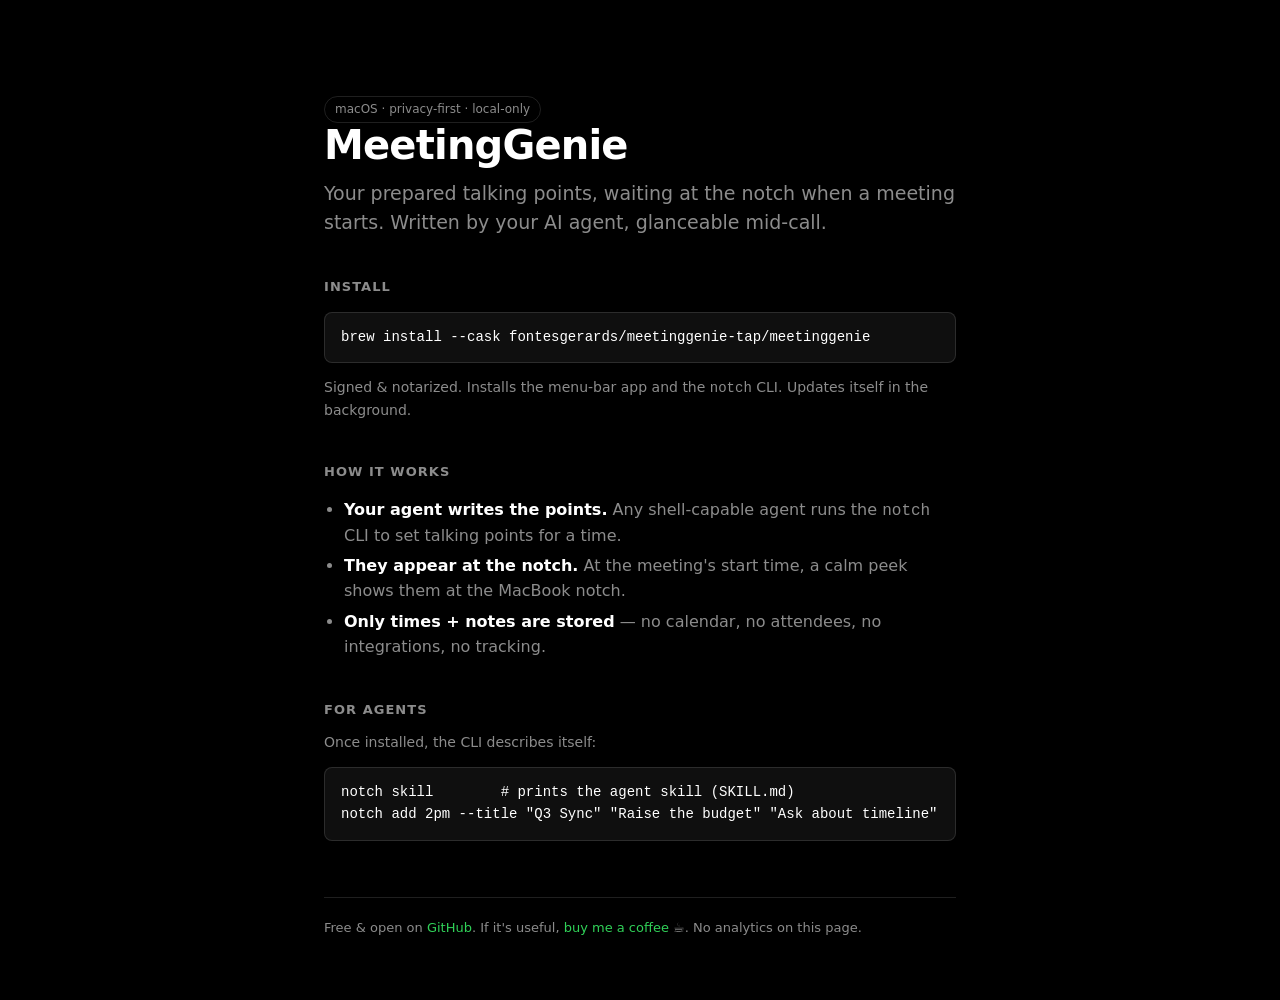
<file: index.html>
<!doctype html>
<html lang="en">
<head>
<meta charset="utf-8">
<meta name="viewport" content="width=device-width, initial-scale=1">
<title>MeetingGenie — talking points at your notch</title>
<!-- Privacy-first: no analytics, no trackers, no third-party requests (R16). -->
<style>
  :root { --bg:#000; --fg:#fff; --dim:rgba(255,255,255,.55); --line:rgba(255,255,255,.12); --green:#30D158; }
  * { box-sizing:border-box; }
  body { margin:0; background:var(--bg); color:var(--fg);
    font:16px/1.55 -apple-system, BlinkMacSystemFont, "SF Pro Text", system-ui, sans-serif;
    -webkit-font-smoothing:antialiased; }
  main { max-width:680px; margin:0 auto; padding:96px 24px 64px; }
  h1 { font-size:40px; line-height:1.1; letter-spacing:-.02em; margin:0 0 12px; }
  .tag { color:var(--dim); font-size:19px; margin:0 0 40px; }
  h2 { font-size:13px; text-transform:uppercase; letter-spacing:.08em; color:var(--dim);
    margin:40px 0 12px; font-weight:600; }
  p { margin:0 0 14px; }
  code, pre { font-family:"SF Mono", ui-monospace, Menlo, monospace; }
  pre { background:rgba(255,255,255,.06); border:1px solid var(--line); border-radius:8px;
    padding:14px 16px; overflow-x:auto; font-size:14px; }
  .pill { display:inline-block; border:1px solid var(--line); border-radius:999px;
    padding:3px 10px; font-size:12px; color:var(--dim); }
  a { color:var(--green); text-decoration:none; }
  a:hover { text-decoration:underline; }
  ul { padding-left:20px; } li { margin:6px 0; color:var(--dim); }
  li b { color:var(--fg); font-weight:600; }
  footer { color:var(--dim); font-size:13px; margin-top:56px; border-top:1px solid var(--line); padding-top:20px; }
</style>
</head>
<body>
<main>
  <span class="pill">macOS · privacy-first · local-only</span>
  <h1>MeetingGenie</h1>
  <p class="tag">Your prepared talking points, waiting at the notch when a meeting starts. Written by your AI agent, glanceable mid-call.</p>

  <h2>Install</h2>
  <pre>brew install --cask fontesgerards/meetinggenie-tap/meetinggenie</pre>
  <p style="color:var(--dim);font-size:14px">Signed &amp; notarized. Installs the menu-bar app and the <code>notch</code> CLI. Updates itself in the background.</p>

  <h2>How it works</h2>
  <ul>
    <li><b>Your agent writes the points.</b> Any shell-capable agent runs the <code>notch</code> CLI to set talking points for a time.</li>
    <li><b>They appear at the notch.</b> At the meeting's start time, a calm peek shows them at the MacBook notch.</li>
    <li><b>Only times + notes are stored</b> — no calendar, no attendees, no integrations, no tracking.</li>
  </ul>

  <h2>For agents</h2>
  <p style="color:var(--dim);font-size:14px">Once installed, the CLI describes itself:</p>
  <pre>notch skill        # prints the agent skill (SKILL.md)
notch add 2pm --title "Q3 Sync" "Raise the budget" "Ask about timeline"</pre>

  <footer>
    Free &amp; open on <a href="https://github.com/fontesgerards/meetinggenie">GitHub</a>.
    If it's useful, <a href="https://buymeacoffee.com/fredfontes">buy me a coffee</a> ☕.
    No analytics on this page.
  </footer>
</main>
</body>
</html>
</file>
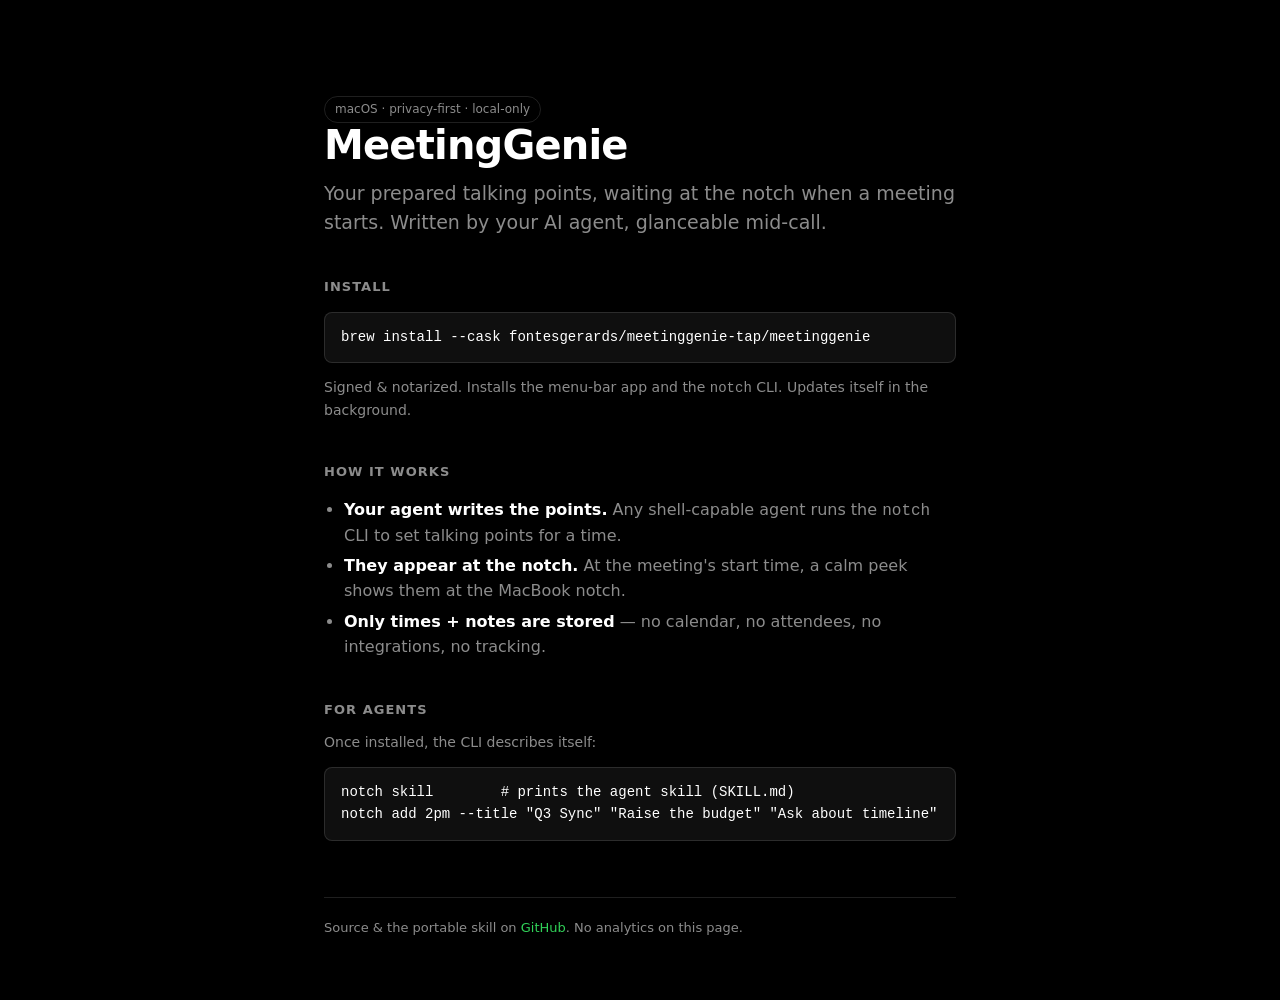
<file: docs/landing/index.html>
<!doctype html>
<html lang="en">
<head>
<meta charset="utf-8">
<meta name="viewport" content="width=device-width, initial-scale=1">
<title>MeetingGenie — talking points at your notch</title>
<!-- Privacy-first: no analytics, no trackers, no third-party requests (R16). -->
<style>
  :root { --bg:#000; --fg:#fff; --dim:rgba(255,255,255,.55); --line:rgba(255,255,255,.12); --green:#30D158; }
  * { box-sizing:border-box; }
  body { margin:0; background:var(--bg); color:var(--fg);
    font:16px/1.55 -apple-system, BlinkMacSystemFont, "SF Pro Text", system-ui, sans-serif;
    -webkit-font-smoothing:antialiased; }
  main { max-width:680px; margin:0 auto; padding:96px 24px 64px; }
  h1 { font-size:40px; line-height:1.1; letter-spacing:-.02em; margin:0 0 12px; }
  .tag { color:var(--dim); font-size:19px; margin:0 0 40px; }
  h2 { font-size:13px; text-transform:uppercase; letter-spacing:.08em; color:var(--dim);
    margin:40px 0 12px; font-weight:600; }
  p { margin:0 0 14px; }
  code, pre { font-family:"SF Mono", ui-monospace, Menlo, monospace; }
  pre { background:rgba(255,255,255,.06); border:1px solid var(--line); border-radius:8px;
    padding:14px 16px; overflow-x:auto; font-size:14px; }
  .pill { display:inline-block; border:1px solid var(--line); border-radius:999px;
    padding:3px 10px; font-size:12px; color:var(--dim); }
  a { color:var(--green); text-decoration:none; }
  a:hover { text-decoration:underline; }
  ul { padding-left:20px; } li { margin:6px 0; color:var(--dim); }
  li b { color:var(--fg); font-weight:600; }
  footer { color:var(--dim); font-size:13px; margin-top:56px; border-top:1px solid var(--line); padding-top:20px; }
</style>
</head>
<body>
<main>
  <span class="pill">macOS · privacy-first · local-only</span>
  <h1>MeetingGenie</h1>
  <p class="tag">Your prepared talking points, waiting at the notch when a meeting starts. Written by your AI agent, glanceable mid-call.</p>

  <h2>Install</h2>
  <pre>brew install --cask fontesgerards/meetinggenie-tap/meetinggenie</pre>
  <p style="color:var(--dim);font-size:14px">Signed &amp; notarized. Installs the menu-bar app and the <code>notch</code> CLI. Updates itself in the background.</p>

  <h2>How it works</h2>
  <ul>
    <li><b>Your agent writes the points.</b> Any shell-capable agent runs the <code>notch</code> CLI to set talking points for a time.</li>
    <li><b>They appear at the notch.</b> At the meeting's start time, a calm peek shows them at the MacBook notch.</li>
    <li><b>Only times + notes are stored</b> — no calendar, no attendees, no integrations, no tracking.</li>
  </ul>

  <h2>For agents</h2>
  <p style="color:var(--dim);font-size:14px">Once installed, the CLI describes itself:</p>
  <pre>notch skill        # prints the agent skill (SKILL.md)
notch add 2pm --title "Q3 Sync" "Raise the budget" "Ask about timeline"</pre>

  <footer>
    Source &amp; the portable skill on <a href="https://github.com/fontesgerards/meetinggenie">GitHub</a>.
    No analytics on this page.
  </footer>
</main>
</body>
</html>
</file>
